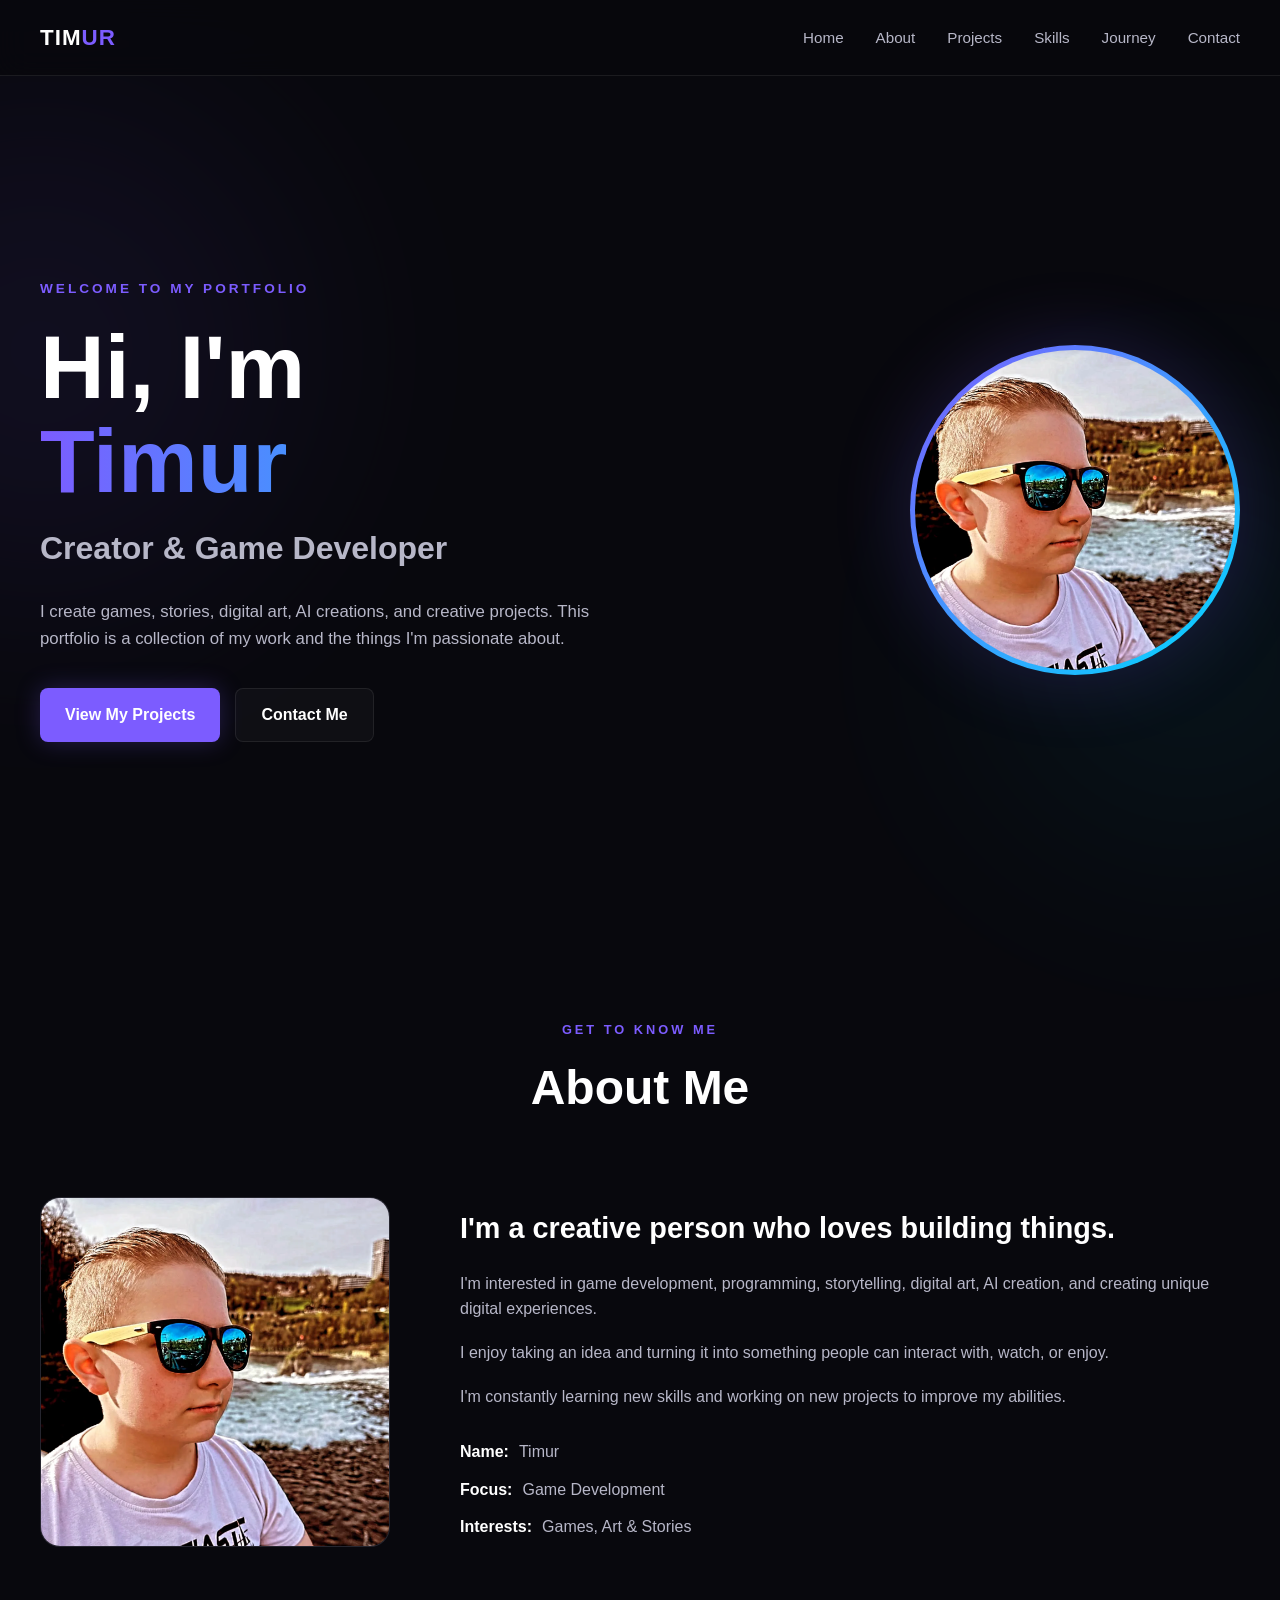
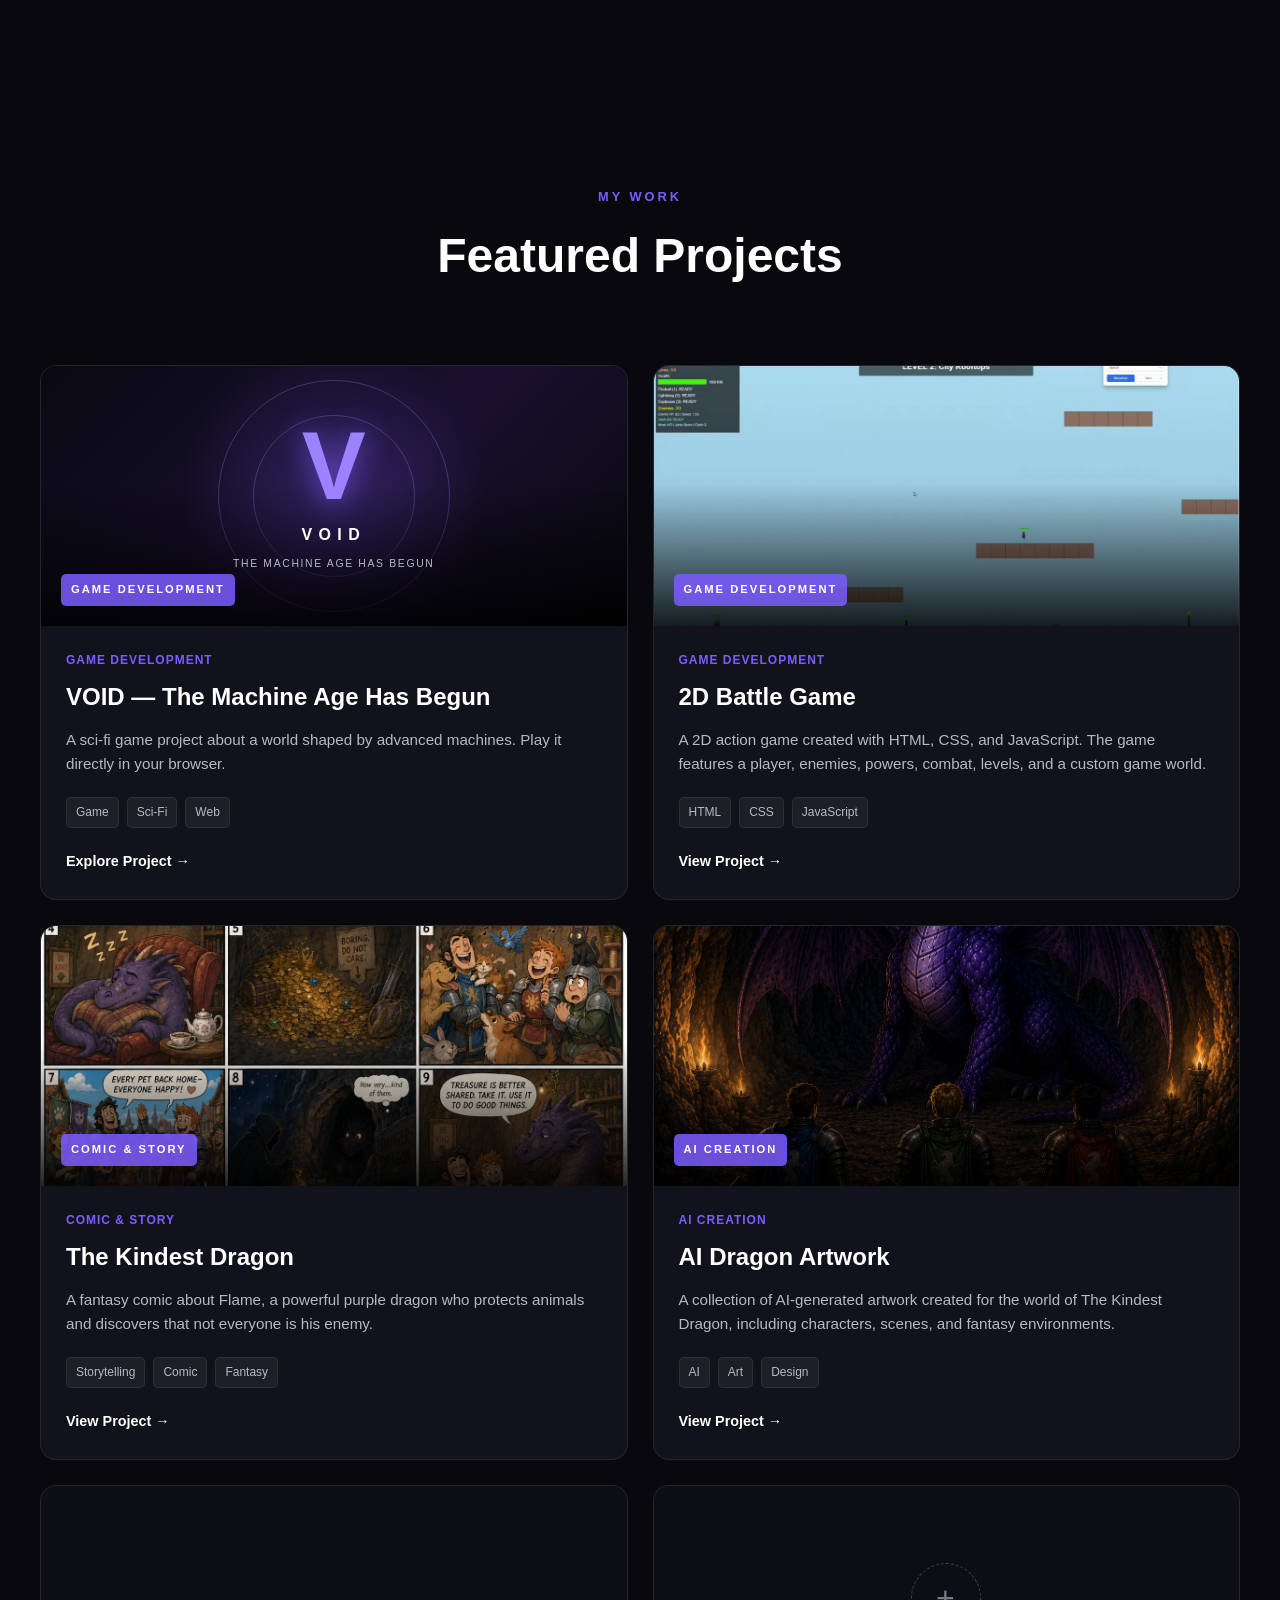
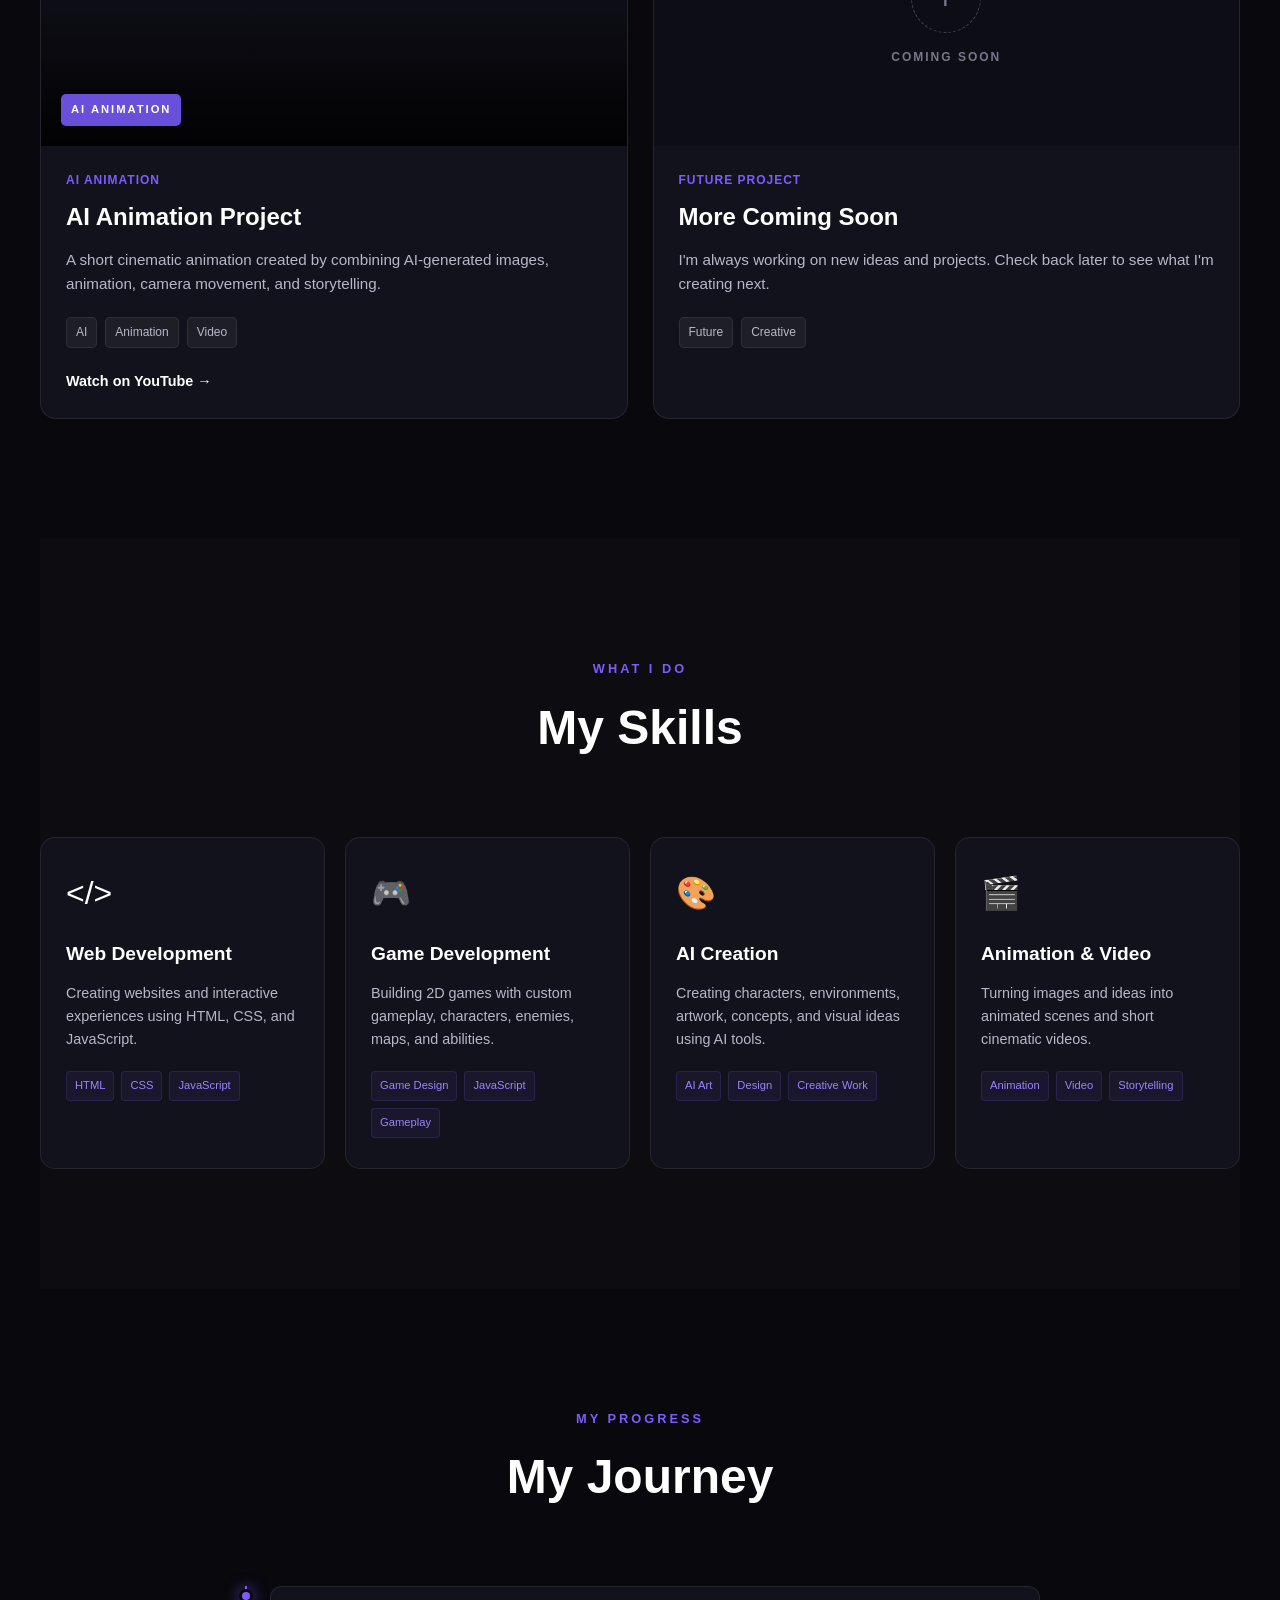
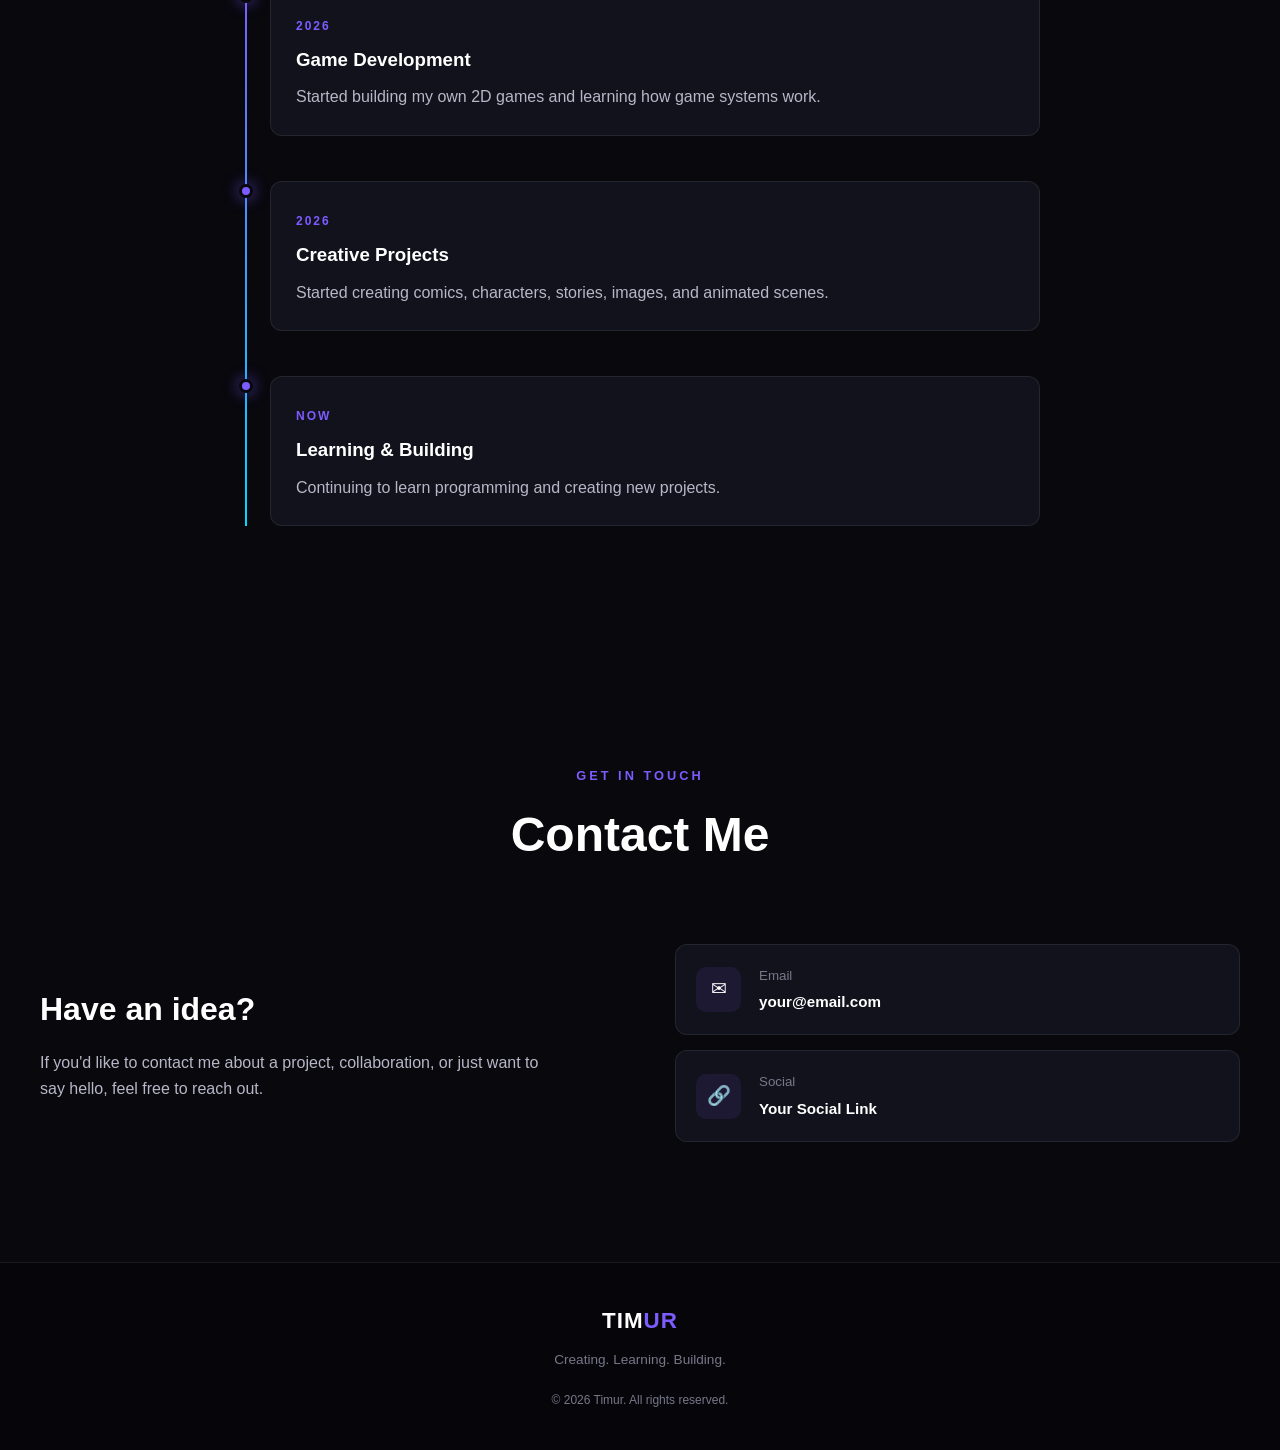
<file: index.html>
<!DOCTYPE html>
<html lang="en">

<head>
    <meta charset="UTF-8">

    <meta name="viewport" content="width=device-width, initial-scale=1.0">

    <title>Timur | Personal Portfolio</title>

    <meta
        name="description"
        content="Personal portfolio showcasing my game development, creative projects, AI creations, and digital work."
    >

    <link rel="stylesheet" href="style.css">
</head>


<body>

    <!-- =========================
         NAVIGATION
    ========================== -->

    <header class="header">

        <nav class="navbar">

            <a href="#home" class="logo">
                TIM<span>UR</span>
            </a>


            <ul class="nav-links">

                <li>
                    <a href="#home">Home</a>
                </li>

                <li>
                    <a href="#about">About</a>
                </li>

                <li>
                    <a href="#projects">Projects</a>
                </li>

                <li>
                    <a href="#skills">Skills</a>
                </li>

                <li>
                    <a href="#journey">Journey</a>
                </li>

                <li>
                    <a href="#contact">Contact</a>
                </li>

            </ul>


            <button
                class="menu-button"
                type="button"
                aria-expanded="false"
                aria-label="Open navigation menu"
            >
                ☰
            </button>

        </nav>

    </header>



    <main>


        <!-- =========================
             HOME / HERO
        ========================== -->

        <section id="home" class="hero">

            <div class="hero-content">

                <p class="hero-small-text">
                    WELCOME TO MY PORTFOLIO
                </p>


                <h1>
                    Hi, I'm
                    <span>Timur</span>
                </h1>


                <h2>
                    Creator & Game Developer
                </h2>


                <p class="hero-description">
                    I create games, stories, digital art, AI creations,
                    and creative projects. This portfolio is a collection
                    of my work and the things I'm passionate about.
                </p>


                <div class="hero-buttons">

                    <a
                        href="#projects"
                        class="button primary-button"
                    >
                        View My Projects
                    </a>


                    <a
                        href="#contact"
                        class="button secondary-button"
                    >
                        Contact Me
                    </a>

                </div>

            </div>


            <!-- Profile image will be added later -->

            <div class="hero-image">

                <div class="profile-circle">

                    <img
                        src="assets/profile.png"
                        alt="Profile picture"
                    >

                </div>

            </div>

        </section>



        <!-- =========================
             ABOUT
        ========================== -->

        <section id="about" class="about section">

            <div class="section-title">

                <p>
                    GET TO KNOW ME
                </p>

                <h2>
                    About Me
                </h2>

            </div>


            <div class="about-content">


                <!-- Profile image will be added later -->

                <div class="about-image">

                    <img
                        src="assets/profile.png"
                        alt="Picture of me"
                    >

                </div>


                <div class="about-text">

                    <h3>
                        I'm a creative person who loves building things.
                    </h3>


                    <p>
                        I'm interested in game development, programming,
                        storytelling, digital art, AI creation, and
                        creating unique digital experiences.
                    </p>


                    <p>
                        I enjoy taking an idea and turning it into
                        something people can interact with, watch,
                        or enjoy.
                    </p>


                    <p>
                        I'm constantly learning new skills and working
                        on new projects to improve my abilities.
                    </p>


                    <div class="about-info">


                        <div class="info-item">

                            <strong>
                                Name:
                            </strong>

                            <span>
                                Timur
                            </span>

                        </div>


                        <div class="info-item">

                            <strong>
                                Focus:
                            </strong>

                            <span>
                                Game Development
                            </span>

                        </div>


                        <div class="info-item">

                            <strong>
                                Interests:
                            </strong>

                            <span>
                                Games, Art & Stories
                            </span>

                        </div>


                    </div>

                </div>

            </div>

        </section>



        <!-- =========================
             PROJECTS
        ========================== -->

        <section id="projects" class="projects section">


            <div class="section-title">

                <p>
                    MY WORK
                </p>

                <h2>
                    Featured Projects
                </h2>

            </div>



            <div class="projects-grid">

                <!-- VOID GAME PROJECT -->
                <article class="project-card">
                    <div class="project-image">
                        <div class="void-thumbnail" role="img" aria-label="VOID game artwork">
                            <span class="void-symbol">V</span>
                            <span class="void-thumbnail-title">VOID</span>
                            <span class="void-thumbnail-subtitle">THE MACHINE AGE HAS BEGUN</span>
                        </div>
                        <div class="project-overlay"><span>GAME DEVELOPMENT</span></div>
                    </div>
                    <div class="project-content">
                        <p class="project-category">Game Development</p>
                        <h3>VOID — The Machine Age Has Begun</h3>
                        <p>A sci-fi game project about a world shaped by advanced machines. Play it directly in your browser.</p>
                        <div class="project-tags"><span>Game</span><span>Sci-Fi</span><span>Web</span></div>
                        <a href="void.html" class="project-link">Explore Project →</a>
                    </div>
                </article>




                <!-- =====================
                     PROJECT 1
                ====================== -->

                <article class="project-card">


                    <div class="project-image">

                        <img
                            src="assets/game.png"
                            alt="2D Battle Game"
                        >


                        <div class="project-overlay">

                            <span>
                                GAME DEVELOPMENT
                            </span>

                        </div>

                    </div>


                    <div class="project-content">

                        <p class="project-category">
                            Game Development
                        </p>


                        <h3>
                            2D Battle Game
                        </h3>


                        <p>
                            A 2D action game created with HTML, CSS,
                            and JavaScript. The game features a player,
                            enemies, powers, combat, levels, and a
                            custom game world.
                        </p>


                        <div class="project-tags">

                            <span>
                                HTML
                            </span>

                            <span>
                                CSS
                            </span>

                            <span>
                                JavaScript
                            </span>

                        </div>


                        <a
                            href="game.html"
                            class="project-link"
                        >
                            View Project →
                        </a>

                    </div>

                </article>



                <!-- =====================
                     PROJECT 2
                ====================== -->

                <article class="project-card">


                    <div class="project-image">

                        <img
                            src="assets/dragon-comicbook.png"
                            alt="The Kindest Dragon comic book"
                        >


                        <div class="project-overlay">

                            <span>
                                COMIC & STORY
                            </span>

                        </div>

                    </div>


                    <div class="project-content">

                        <p class="project-category">
                            Comic & Story
                        </p>


                        <h3>
                            The Kindest Dragon
                        </h3>


                        <p>
                            A fantasy comic about Flame, a powerful
                            purple dragon who protects animals and
                            discovers that not everyone is his enemy.
                        </p>


                        <div class="project-tags">

                            <span>
                                Storytelling
                            </span>

                            <span>
                                Comic
                            </span>

                            <span>
                                Fantasy
                            </span>

                        </div>


                        <a
                            href="dragon.html"
                            class="project-link"
                        >
                            View Project →
                        </a>

                    </div>

                </article>



                <!-- =====================
                     PROJECT 3
                ====================== -->

                <article class="project-card">


                    <div class="project-image">

                        <!--
                            Replace this filename with the
                            actual Dragon poster you want to use.
                        -->

                        <img
                            src="assets/dragon-poster.png"
                            alt="AI generated Dragon artwork"
                        >


                        <div class="project-overlay">

                            <span>
                                AI CREATION
                            </span>

                        </div>

                    </div>


                    <div class="project-content">

                        <p class="project-category">
                            AI Creation
                        </p>


                        <h3>
                            AI Dragon Artwork
                        </h3>


                        <p>
                            A collection of AI-generated artwork
                            created for the world of The Kindest
                            Dragon, including characters, scenes,
                            and fantasy environments.
                        </p>


                        <div class="project-tags">

                            <span>
                                AI
                            </span>

                            <span>
                                Art
                            </span>

                            <span>
                                Design
                            </span>

                        </div>


                        <a
                            href="ai-art.html"
                            class="project-link"
                        >
                            View Project →
                        </a>

                    </div>

                </article>



                <!-- =====================
                     PROJECT 4
                ====================== -->

                <article class="project-card">


                    <div class="project-image">


                        <video
                            class="project-video"
                            autoplay
                            muted
                            loop
                            playsinline
                            preload="metadata"
                        >

                            <source
                                src="assets/YOUR_AI_VIDEO.mp4"
                                type="video/mp4"
                            >

                            Your browser does not support
                            the video element.

                        </video>


                        <div class="project-overlay">

                            <span>
                                AI ANIMATION
                            </span>

                        </div>

                    </div>


                    <div class="project-content">

                        <p class="project-category">
                            AI Animation
                        </p>


                        <h3>
                            AI Animation Project
                        </h3>


                        <p>
                            A short cinematic animation created by
                            combining AI-generated images, animation,
                            camera movement, and storytelling.
                        </p>


                        <div class="project-tags">

                            <span>
                                AI
                            </span>

                            <span>
                                Animation
                            </span>

                            <span>
                                Video
                            </span>

                        </div>


                        <a
                            href="https://www.youtube.com/"
                            class="project-link"
                            target="_blank"
                            rel="noopener noreferrer"
                        >
                            Watch on YouTube →
                        </a>

                    </div>

                </article>



                <!-- =====================
                     PROJECT 5
                ====================== -->

                <article class="project-card project-coming-soon">


                    <div class="project-image">

                        <div class="coming-soon-content">

                            <span class="coming-soon-icon">
                                +
                            </span>

                            <span>
                                COMING SOON
                            </span>

                        </div>

                    </div>


                    <div class="project-content">

                        <p class="project-category">
                            Future Project
                        </p>


                        <h3>
                            More Coming Soon
                        </h3>


                        <p>
                            I'm always working on new ideas and
                            projects. Check back later to see what
                            I'm creating next.
                        </p>


                        <div class="project-tags">

                            <span>
                                Future
                            </span>

                            <span>
                                Creative
                            </span>

                        </div>

                    </div>

                </article>


            </div>

        </section>



        <!-- =========================
             SKILLS
        ========================== -->

        <section id="skills" class="skills section">


            <div class="section-title">

                <p>
                    WHAT I DO
                </p>

                <h2>
                    My Skills
                </h2>

            </div>



            <div class="skills-grid">


                <!-- Web Development -->

                <div class="skill-card">

                    <div class="skill-icon">
                        &lt;/&gt;
                    </div>


                    <h3>
                        Web Development
                    </h3>


                    <p>
                        Creating websites and interactive
                        experiences using HTML, CSS, and JavaScript.
                    </p>


                    <div class="skill-list">

                        <span>
                            HTML
                        </span>

                        <span>
                            CSS
                        </span>

                        <span>
                            JavaScript
                        </span>

                    </div>

                </div>



                <!-- Game Development -->

                <div class="skill-card">

                    <div class="skill-icon">
                        🎮
                    </div>


                    <h3>
                        Game Development
                    </h3>


                    <p>
                        Building 2D games with custom gameplay,
                        characters, enemies, maps, and abilities.
                    </p>


                    <div class="skill-list">

                        <span>
                            Game Design
                        </span>

                        <span>
                            JavaScript
                        </span>

                        <span>
                            Gameplay
                        </span>

                    </div>

                </div>



                <!-- AI Creation -->

                <div class="skill-card">

                    <div class="skill-icon">
                        🎨
                    </div>


                    <h3>
                        AI Creation
                    </h3>


                    <p>
                        Creating characters, environments, artwork,
                        concepts, and visual ideas using AI tools.
                    </p>


                    <div class="skill-list">

                        <span>
                            AI Art
                        </span>

                        <span>
                            Design
                        </span>

                        <span>
                            Creative Work
                        </span>

                    </div>

                </div>



                <!-- Animation -->

                <div class="skill-card">

                    <div class="skill-icon">
                        🎬
                    </div>


                    <h3>
                        Animation & Video
                    </h3>


                    <p>
                        Turning images and ideas into animated
                        scenes and short cinematic videos.
                    </p>


                    <div class="skill-list">

                        <span>
                            Animation
                        </span>

                        <span>
                            Video
                        </span>

                        <span>
                            Storytelling
                        </span>

                    </div>

                </div>


            </div>

        </section>



        <!-- =========================
             JOURNEY
        ========================== -->

        <section id="journey" class="journey section">


            <div class="section-title">

                <p>
                    MY PROGRESS
                </p>

                <h2>
                    My Journey
                </h2>

            </div>



            <div class="timeline">


                <div class="timeline-item">

                    <div class="timeline-dot"></div>


                    <div class="timeline-content">

                        <span class="timeline-date">
                            2026
                        </span>


                        <h3>
                            Game Development
                        </h3>


                        <p>
                            Started building my own 2D games and
                            learning how game systems work.
                        </p>

                    </div>

                </div>



                <div class="timeline-item">

                    <div class="timeline-dot"></div>


                    <div class="timeline-content">

                        <span class="timeline-date">
                            2026
                        </span>


                        <h3>
                            Creative Projects
                        </h3>


                        <p>
                            Started creating comics, characters,
                            stories, images, and animated scenes.
                        </p>

                    </div>

                </div>



                <div class="timeline-item">

                    <div class="timeline-dot"></div>


                    <div class="timeline-content">

                        <span class="timeline-date">
                            NOW
                        </span>


                        <h3>
                            Learning & Building
                        </h3>


                        <p>
                            Continuing to learn programming and
                            creating new projects.
                        </p>

                    </div>

                </div>


            </div>

        </section>



        <!-- =========================
             CONTACT
        ========================== -->

        <section id="contact" class="contact section">


            <div class="section-title">

                <p>
                    GET IN TOUCH
                </p>

                <h2>
                    Contact Me
                </h2>

            </div>



            <div class="contact-content">


                <div class="contact-text">

                    <h3>
                        Have an idea?
                    </h3>


                    <p>
                        If you'd like to contact me about a project,
                        collaboration, or just want to say hello,
                        feel free to reach out.
                    </p>

                </div>



                <div class="contact-info">


                    <a
                        href="mailto:your@email.com"
                        class="contact-card"
                    >

                        <span class="contact-icon">
                            ✉
                        </span>


                        <div>

                            <small>
                                Email
                            </small>

                            <strong>
                                your@email.com
                            </strong>

                        </div>

                    </a>



                    <a
                        href="#"
                        class="contact-card"
                    >

                        <span class="contact-icon">
                            🔗
                        </span>


                        <div>

                            <small>
                                Social
                            </small>

                            <strong>
                                Your Social Link
                            </strong>

                        </div>

                    </a>


                </div>

            </div>

        </section>


    </main>



    <!-- =========================
         FOOTER
    ========================== -->

    <footer class="footer">

        <div class="footer-content">


            <a
                href="#home"
                class="logo"
            >
                TIM<span>UR</span>
            </a>


            <p>
                Creating. Learning. Building.
            </p>


            <p class="copyright">
                © 2026 Timur. All rights reserved.
            </p>


        </div>

    </footer>



    <!-- =========================
         JAVASCRIPT
    ========================== -->

    <script src="script.js"></script>

</body>

</html>
</file>
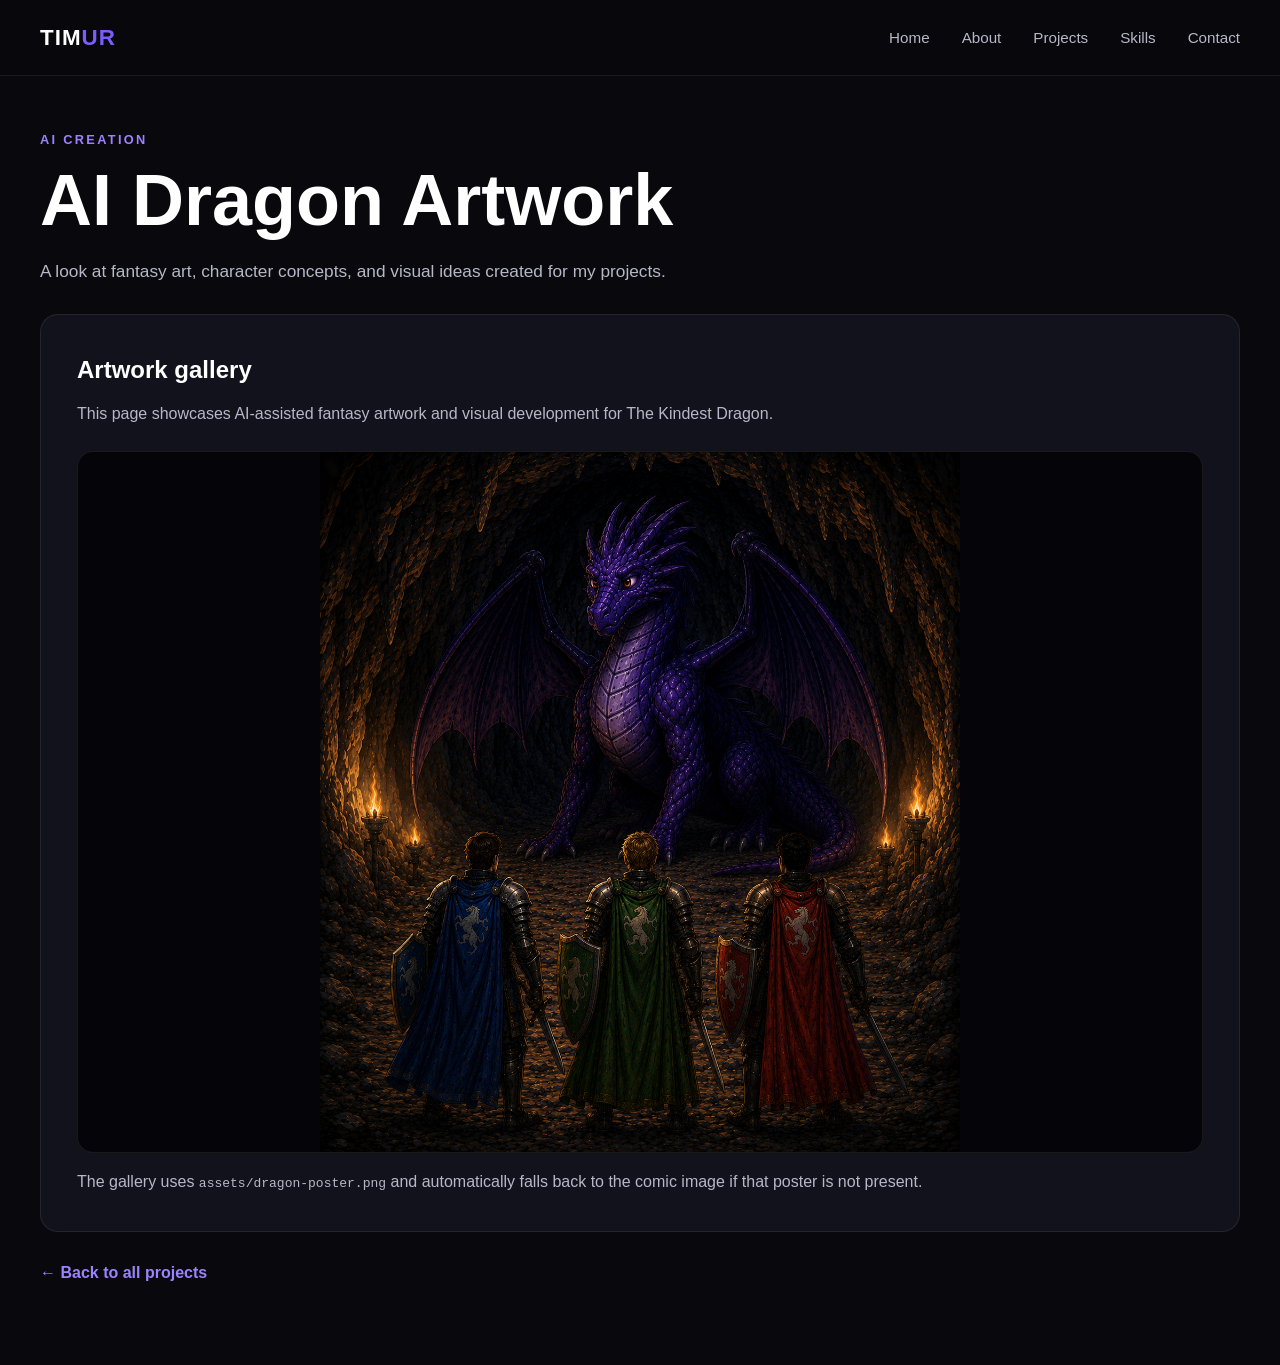
<file: ai-art.html>
<!DOCTYPE html>
<html lang="en">
<head>
  <meta charset="UTF-8">
  <meta name="viewport" content="width=device-width, initial-scale=1.0">
  <meta name="description" content="A look at fantasy art, character concepts, and visual ideas created for my projects.">
  <title>AI Dragon Artwork | Timur Portfolio</title>
  <link rel="stylesheet" href="style.css">
</head>
<body>
  <header class="header">
    <nav class="navbar">
      <a href="index.html#home" class="logo">TIM<span>UR</span></a>
      <ul class="nav-links">
        <li><a href="index.html#home">Home</a></li>
        <li><a href="index.html#about">About</a></li>
        <li><a href="index.html#projects">Projects</a></li>
        <li><a href="index.html#skills">Skills</a></li>
        <li><a href="index.html#contact">Contact</a></li>
      </ul>
      <button class="menu-button" type="button" aria-expanded="false" aria-label="Open navigation menu">☰</button>
    </nav>
  </header>
  <main class="detail-page"><div class="detail-container">
    <p class="detail-kicker">AI Creation</p><h1 class="detail-title">AI Dragon Artwork</h1>
    <p class="detail-lead">A look at fantasy art, character concepts, and visual ideas created for my projects.</p>
    <section class="detail-panel"><h2>Artwork gallery</h2>
      <p>This page showcases AI-assisted fantasy artwork and visual development for The Kindest Dragon.</p>
      <img class="detail-media" src="assets/dragon-poster.png" alt="AI Dragon artwork" onerror="this.onerror=null;this.src='assets/dragon-comicbook.png';">
      <p style="margin-top:16px">The gallery uses <code>assets/dragon-poster.png</code> and automatically falls back to the comic image if that poster is not present.</p>
    </section>
    <a class="detail-back" href="index.html#projects">← Back to all projects</a>
  </div></main>
  <script src="script.js"></script>
</body>
</html>
</file>
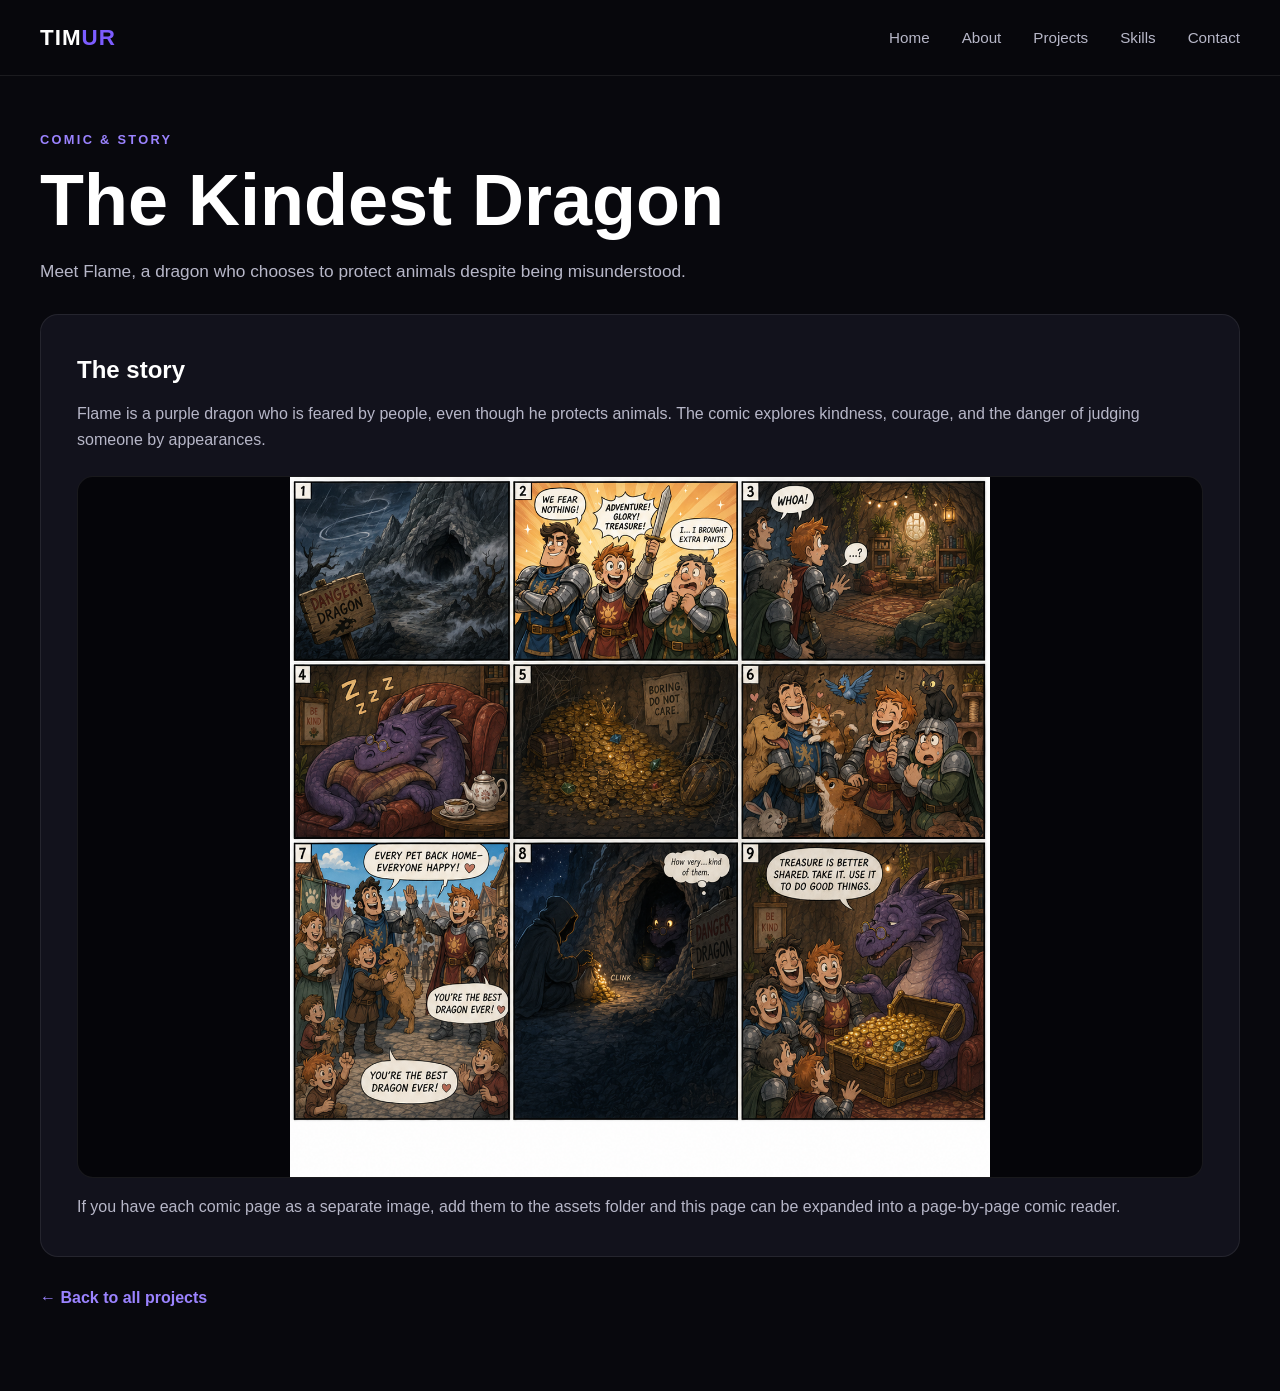
<file: dragon.html>
<!DOCTYPE html>
<html lang="en">
<head>
  <meta charset="UTF-8">
  <meta name="viewport" content="width=device-width, initial-scale=1.0">
  <meta name="description" content="Meet Flame, a dragon who chooses to protect animals despite being misunderstood.">
  <title>The Kindest Dragon | Timur Portfolio</title>
  <link rel="stylesheet" href="style.css">
</head>
<body>
  <header class="header">
    <nav class="navbar">
      <a href="index.html#home" class="logo">TIM<span>UR</span></a>
      <ul class="nav-links">
        <li><a href="index.html#home">Home</a></li>
        <li><a href="index.html#about">About</a></li>
        <li><a href="index.html#projects">Projects</a></li>
        <li><a href="index.html#skills">Skills</a></li>
        <li><a href="index.html#contact">Contact</a></li>
      </ul>
      <button class="menu-button" type="button" aria-expanded="false" aria-label="Open navigation menu">☰</button>
    </nav>
  </header>
  <main class="detail-page"><div class="detail-container">
    <p class="detail-kicker">Comic & Story</p><h1 class="detail-title">The Kindest Dragon</h1>
    <p class="detail-lead">Meet Flame, a dragon who chooses to protect animals despite being misunderstood.</p>
    <section class="detail-panel"><h2>The story</h2>
      <p>Flame is a purple dragon who is feared by people, even though he protects animals. The comic explores kindness, courage, and the danger of judging someone by appearances.</p>
      <img class="detail-media" src="assets/dragon-comicbook.png" alt="The Kindest Dragon comic artwork">
      <p style="margin-top:16px">If you have each comic page as a separate image, add them to the assets folder and this page can be expanded into a page-by-page comic reader.</p>
    </section>
    <a class="detail-back" href="index.html#projects">← Back to all projects</a>
  </div></main>
  <script src="script.js"></script>
</body>
</html>
</file>
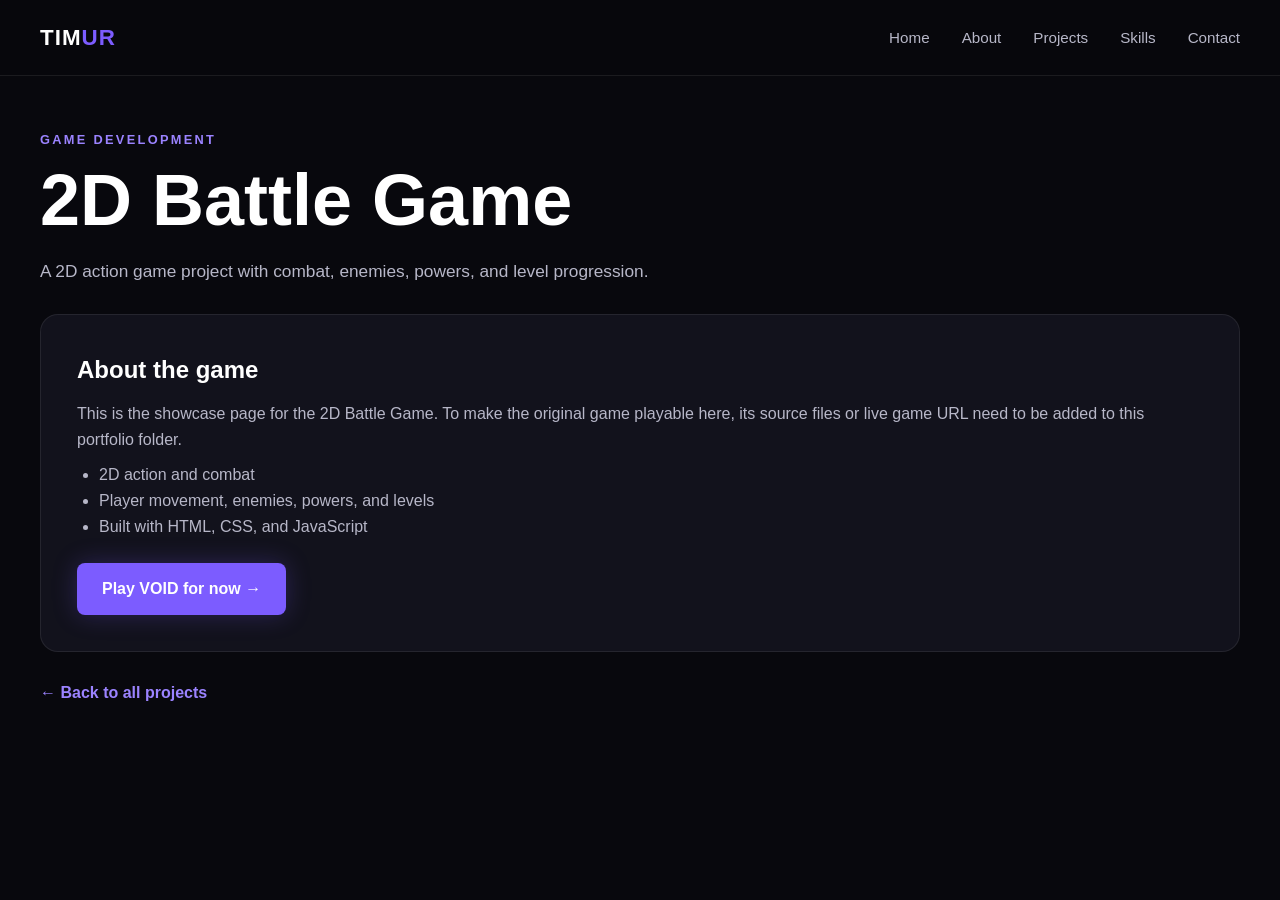
<file: game.html>
<!DOCTYPE html>
<html lang="en">
<head>
  <meta charset="UTF-8">
  <meta name="viewport" content="width=device-width, initial-scale=1.0">
  <meta name="description" content="A 2D action game project with combat, enemies, powers, and level progression.">
  <title>2D Battle Game | Timur Portfolio</title>
  <link rel="stylesheet" href="style.css">
</head>
<body>
  <header class="header">
    <nav class="navbar">
      <a href="index.html#home" class="logo">TIM<span>UR</span></a>
      <ul class="nav-links">
        <li><a href="index.html#home">Home</a></li>
        <li><a href="index.html#about">About</a></li>
        <li><a href="index.html#projects">Projects</a></li>
        <li><a href="index.html#skills">Skills</a></li>
        <li><a href="index.html#contact">Contact</a></li>
      </ul>
      <button class="menu-button" type="button" aria-expanded="false" aria-label="Open navigation menu">☰</button>
    </nav>
  </header>
  <main class="detail-page"><div class="detail-container">
    <p class="detail-kicker">Game Development</p><h1 class="detail-title">2D Battle Game</h1>
    <p class="detail-lead">A 2D action game project with combat, enemies, powers, and level progression.</p>
    <section class="detail-panel"><h2>About the game</h2>
      <p>This is the showcase page for the 2D Battle Game. To make the original game playable here, its source files or live game URL need to be added to this portfolio folder.</p>
      <ul><li>2D action and combat</li><li>Player movement, enemies, powers, and levels</li><li>Built with HTML, CSS, and JavaScript</li></ul>
      <div class="detail-actions"><a class="button primary-button" href="https://timur602.github.io/Void-game/" target="_blank" rel="noopener noreferrer">Play VOID for now →</a></div>
    </section>
    <a class="detail-back" href="index.html#projects">← Back to all projects</a>
  </div></main>
  <script src="script.js"></script>
</body>
</html>
</file>
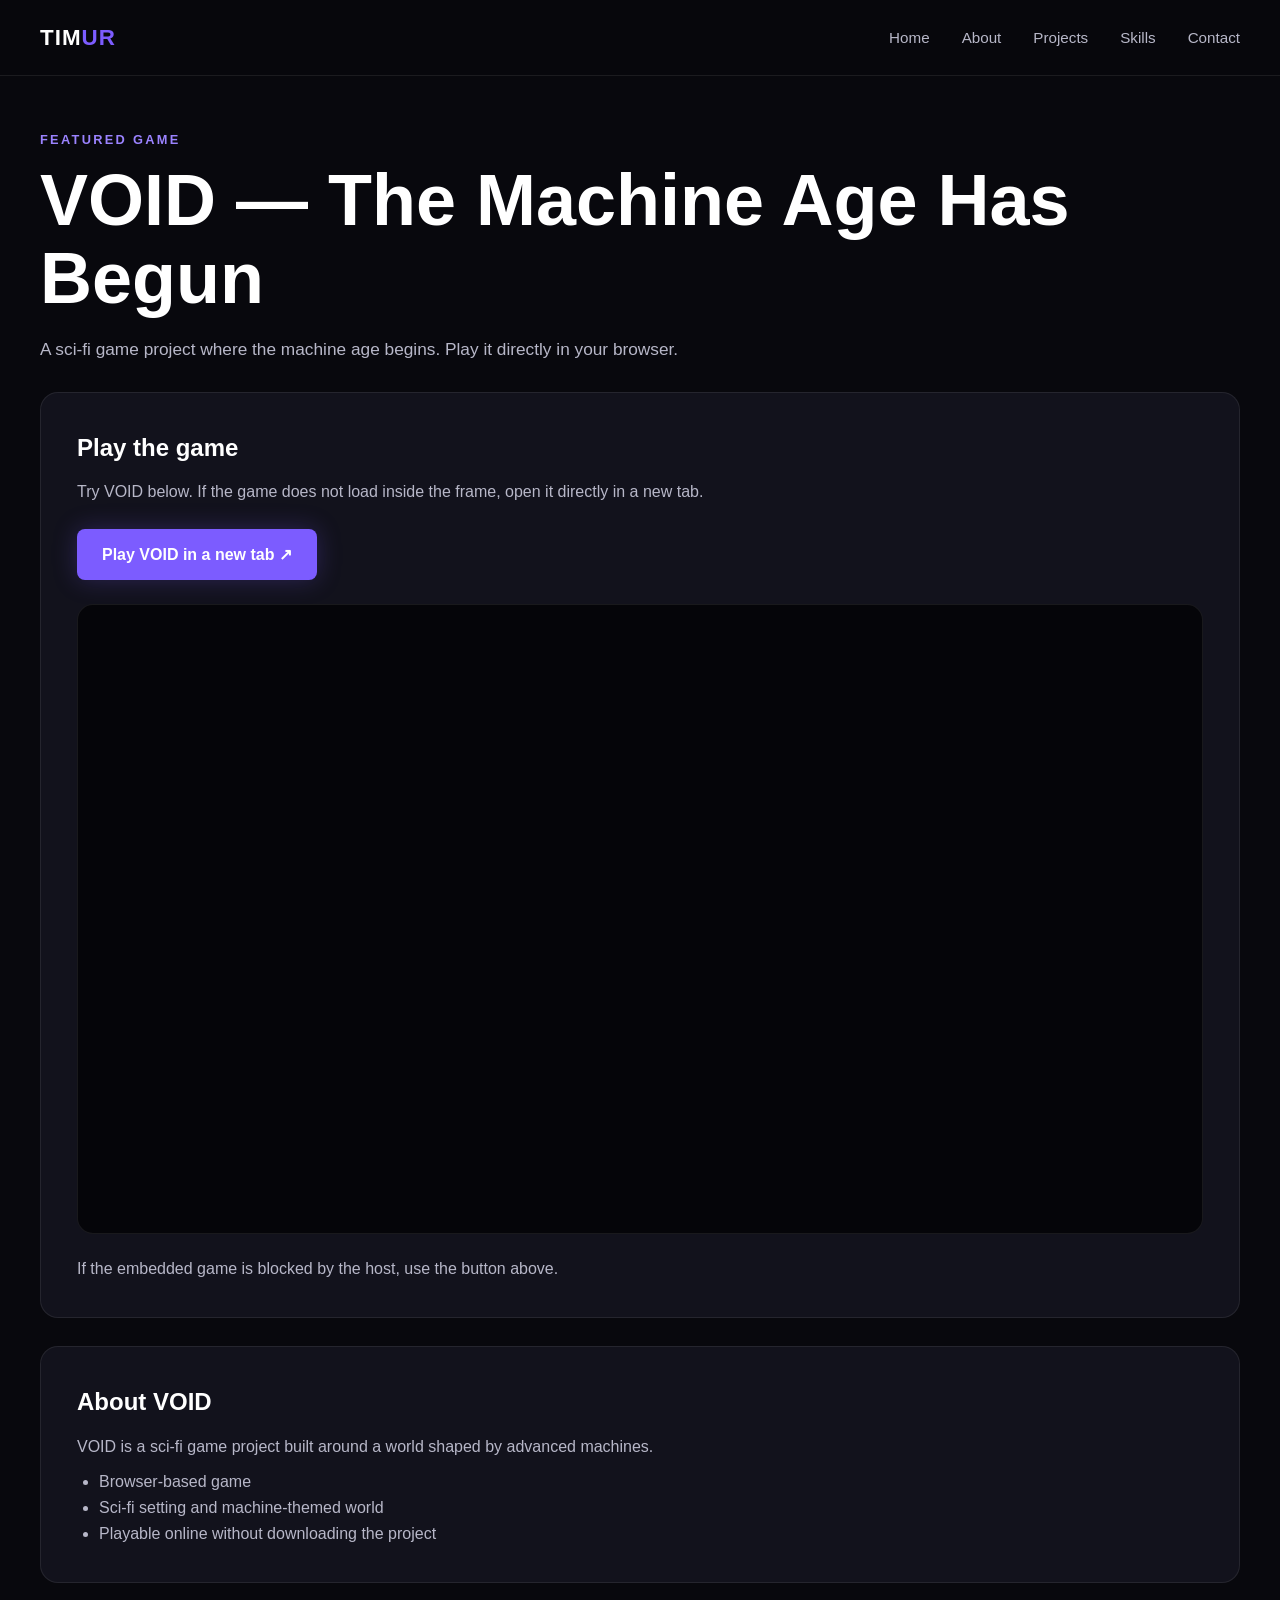
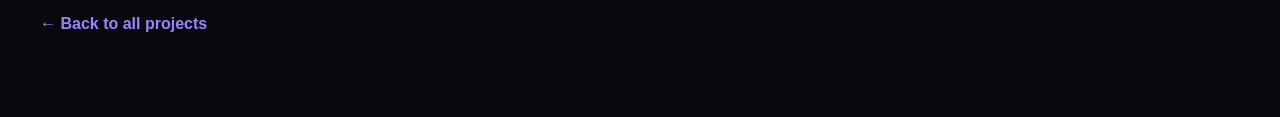
<file: void.html>
<!DOCTYPE html>
<html lang="en">
<head>
  <meta charset="UTF-8">
  <meta name="viewport" content="width=device-width, initial-scale=1.0">
  <meta name="description" content="A sci-fi game project where the machine age begins. Play it directly in your browser.">
  <title>VOID — The Machine Age Has Begun | Timur Portfolio</title>
  <link rel="stylesheet" href="style.css">
</head>
<body>
  <header class="header">
    <nav class="navbar">
      <a href="index.html#home" class="logo">TIM<span>UR</span></a>
      <ul class="nav-links">
        <li><a href="index.html#home">Home</a></li>
        <li><a href="index.html#about">About</a></li>
        <li><a href="index.html#projects">Projects</a></li>
        <li><a href="index.html#skills">Skills</a></li>
        <li><a href="index.html#contact">Contact</a></li>
      </ul>
      <button class="menu-button" type="button" aria-expanded="false" aria-label="Open navigation menu">☰</button>
    </nav>
  </header>
  <main class="detail-page"><div class="detail-container">
    <p class="detail-kicker">Featured Game</p><h1 class="detail-title">VOID — The Machine Age Has Begun</h1>
    <p class="detail-lead">A sci-fi game project where the machine age begins. Play it directly in your browser.</p>
    <section class="detail-panel">
      <h2>Play the game</h2>
      <p>Try VOID below. If the game does not load inside the frame, open it directly in a new tab.</p>
      <div class="detail-actions"><a class="button primary-button" href="https://timur602.github.io/Void-game/" target="_blank" rel="noopener noreferrer">Play VOID in a new tab ↗</a></div>
      <iframe class="game-embed" src="https://timur602.github.io/Void-game/" title="Play VOID — The Machine Age Has Begun" loading="lazy" allow="fullscreen" referrerpolicy="strict-origin-when-cross-origin"></iframe>
      <p style="margin-top:14px">If the embedded game is blocked by the host, use the button above.</p>
    </section>
    <section class="detail-panel"><h2>About VOID</h2>
      <p>VOID is a sci-fi game project built around a world shaped by advanced machines.</p>
      <ul><li>Browser-based game</li><li>Sci-fi setting and machine-themed world</li><li>Playable online without downloading the project</li></ul>
    </section>
    <a class="detail-back" href="index.html#projects">← Back to all projects</a>
  </div></main>
  <script src="script.js"></script>
</body>
</html>
</file>
<file: style.css>
/* =========================================
   GLOBAL
========================================= */

* {
    margin: 0;
    padding: 0;
    box-sizing: border-box;
}

html {
    scroll-behavior: smooth;
}

body {
    font-family: Arial, Helvetica, sans-serif;
    background: #08080d;
    color: #ffffff;
    line-height: 1.6;
    overflow-x: hidden;
}

a {
    text-decoration: none;
    color: inherit;
}

img,
video {
    display: block;
    max-width: 100%;
}

button {
    font: inherit;
}


/* =========================================
   VARIABLES
========================================= */

:root {
    --background: #08080d;
    --background-light: #101018;
    --card: #12121c;
    --card-hover: #181825;

    --text: #ffffff;
    --text-light: #b7b7c8;
    --text-dark: #77778a;

    --primary: #7c5cff;
    --primary-light: #9b83ff;
    --secondary: #00d9ff;

    --border: rgba(255, 255, 255, 0.08);

    --max-width: 1200px;

    --transition: 0.3s ease;
}


/* =========================================
   SCROLLBAR
========================================= */

::-webkit-scrollbar {
    width: 8px;
}

::-webkit-scrollbar-track {
    background: #08080d;
}

::-webkit-scrollbar-thumb {
    background: #343447;
    border-radius: 10px;
}

::-webkit-scrollbar-thumb:hover {
    background: var(--primary);
}


/* =========================================
   SELECTION
========================================= */

::selection {
    background: var(--primary);
    color: white;
}


/* =========================================
   HEADER
========================================= */

.header {
    position: fixed;
    top: 0;
    left: 0;

    width: 100%;

    z-index: 1000;

    background: rgba(8, 8, 13, 0.8);

    backdrop-filter: blur(15px);

    border-bottom: 1px solid var(--border);
}

.navbar {
    width: min(100% - 40px, var(--max-width));

    margin: auto;

    height: 75px;

    display: flex;
    align-items: center;
    justify-content: space-between;
}


/* =========================================
   LOGO
========================================= */

.logo {
    font-size: 1.4rem;

    font-weight: 800;

    letter-spacing: 1px;

    color: white;
}

.logo span {
    color: var(--primary);
}


/* =========================================
   NAVIGATION
========================================= */

.nav-links {
    display: flex;

    list-style: none;

    gap: 32px;
}

.nav-links a {
    position: relative;

    color: var(--text-light);

    font-size: 0.95rem;

    transition: var(--transition);
}

.nav-links a::after {
    content: "";

    position: absolute;

    left: 0;
    bottom: -7px;

    width: 0;
    height: 2px;

    background: var(--primary);

    transition: var(--transition);
}

.nav-links a:hover {
    color: white;
}

.nav-links a:hover::after {
    width: 100%;
}


/* =========================================
   MOBILE MENU BUTTON
========================================= */

.menu-button {
    display: none;

    background: none;

    border: none;

    color: white;

    font-size: 1.6rem;

    cursor: pointer;
}


/* =========================================
   SECTIONS
========================================= */

.section {
    width: min(100% - 40px, var(--max-width));

    margin: auto;

    padding: 120px 0;
}

.section-title {
    text-align: center;

    margin-bottom: 70px;
}

.section-title p {
    color: var(--primary);

    font-size: 0.8rem;

    font-weight: 700;

    letter-spacing: 3px;

    margin-bottom: 10px;
}

.section-title h2 {
    font-size: clamp(2rem, 5vw, 3rem);

    font-weight: 800;
}


/* =========================================
   HERO
========================================= */

.hero {
    position: relative;

    min-height: 100vh;

    width: min(100% - 40px, var(--max-width));

    margin: auto;

    padding-top: 120px;

    display: flex;

    align-items: center;

    justify-content: space-between;

    gap: 70px;
}


/* Decorative glow */

.hero::before {
    content: "";

    position: absolute;

    width: 500px;
    height: 500px;

    left: -250px;
    top: 100px;

    background: var(--primary);

    opacity: 0.08;

    filter: blur(120px);

    border-radius: 50%;

    pointer-events: none;
}

.hero::after {
    content: "";

    position: absolute;

    width: 400px;
    height: 400px;

    right: -150px;
    bottom: 50px;

    background: var(--secondary);

    opacity: 0.06;

    filter: blur(120px);

    border-radius: 50%;

    pointer-events: none;
}


/* =========================================
   HERO CONTENT
========================================= */

.hero-content {
    position: relative;

    z-index: 2;

    max-width: 680px;
}

.hero-small-text {
    color: var(--primary);

    font-size: 0.85rem;

    font-weight: 700;

    letter-spacing: 3px;

    margin-bottom: 20px;
}

.hero h1 {
    font-size: clamp(3rem, 7vw, 6rem);

    line-height: 1.05;

    font-weight: 900;

    margin-bottom: 15px;
}

.hero h1 span {
    display: block;

    background: linear-gradient(
        90deg,
        var(--primary),
        var(--secondary)
    );

    -webkit-background-clip: text;
    background-clip: text;

    -webkit-text-fill-color: transparent;
}

.hero h2 {
    color: var(--text-light);

    font-size: clamp(1.3rem, 3vw, 2rem);

    margin-bottom: 25px;
}

.hero-description {
    max-width: 600px;

    color: var(--text-light);

    font-size: 1.05rem;

    margin-bottom: 35px;
}


/* =========================================
   HERO BUTTONS
========================================= */

.hero-buttons {
    display: flex;

    gap: 15px;

    flex-wrap: wrap;
}

.button {
    display: inline-flex;

    align-items: center;
    justify-content: center;

    padding: 13px 25px;

    border-radius: 8px;

    font-weight: 700;

    transition: var(--transition);
}

.primary-button {
    background: var(--primary);

    color: white;

    box-shadow:
        0 0 25px rgba(124, 92, 255, 0.25);
}

.primary-button:hover {
    background: var(--primary-light);

    transform: translateY(-3px);

    box-shadow:
        0 10px 30px rgba(124, 92, 255, 0.3);
}

.secondary-button {
    border: 1px solid var(--border);

    color: white;

    background: rgba(255, 255, 255, 0.03);
}

.secondary-button:hover {
    border-color: var(--primary);

    background: rgba(124, 92, 255, 0.1);

    transform: translateY(-3px);
}


/* =========================================
   PROFILE IMAGE
========================================= */

.hero-image {
    position: relative;

    z-index: 2;

    flex-shrink: 0;
}

.profile-circle {
    width: 330px;
    height: 330px;

    border-radius: 50%;

    padding: 5px;

    background:
        linear-gradient(
            135deg,
            var(--primary),
            var(--secondary)
        );

    box-shadow:
        0 0 80px rgba(124, 92, 255, 0.2);
}

.profile-circle img {
    width: 100%;
    height: 100%;

    object-fit: cover;

    border-radius: 50%;

    background: #111118;
}


/* =========================================
   ABOUT
========================================= */

.about-content {
    display: grid;

    grid-template-columns: 350px 1fr;

    gap: 70px;

    align-items: center;
}

.about-image {
    width: 100%;

    aspect-ratio: 1 / 1;

    border-radius: 20px;

    overflow: hidden;

    border: 1px solid var(--border);

    background: var(--card);
}

.about-image img {
    width: 100%;
    height: 100%;

    object-fit: cover;
}

.about-text h3 {
    font-size: 1.8rem;

    margin-bottom: 20px;
}

.about-text p {
    color: var(--text-light);

    margin-bottom: 18px;
}

.about-info {
    margin-top: 30px;

    display: flex;

    flex-direction: column;

    gap: 12px;
}

.info-item {
    display: flex;

    gap: 10px;
}

.info-item strong {
    color: white;
}

.info-item span {
    color: var(--text-light);
}


/* =========================================
   PROJECTS
========================================= */

.projects {
    position: relative;
}

.projects-grid {
    display: grid;

    grid-template-columns: repeat(2, 1fr);

    gap: 25px;
}


/* =========================================
   PROJECT CARD
========================================= */

.project-card {
    background: var(--card);

    border: 1px solid var(--border);

    border-radius: 16px;

    overflow: hidden;

    transition: var(--transition);
}

.project-card:hover {
    transform: translateY(-8px);

    background: var(--card-hover);

    border-color: rgba(124, 92, 255, 0.4);

    box-shadow:
        0 20px 50px rgba(0, 0, 0, 0.3);
}


/* =========================================
   PROJECT IMAGE
========================================= */

.project-image {
    position: relative;

    height: 260px;

    overflow: hidden;

    background: #0d0d15;
}

.project-image img,
.project-image video {
    width: 100%;
    height: 100%;

    object-fit: cover;

    transition: transform 0.5s ease;
}

.project-card:hover .project-image img,
.project-card:hover .project-image video {
    transform: scale(1.06);
}


/* =========================================
   PROJECT OVERLAY
========================================= */

.project-overlay {
    position: absolute;

    inset: 0;

    display: flex;

    align-items: flex-end;

    padding: 20px;

    background:
        linear-gradient(
            transparent 45%,
            rgba(0, 0, 0, 0.85)
        );

    pointer-events: none;
}

.project-overlay span {
    font-size: 0.7rem;

    font-weight: 800;

    letter-spacing: 2px;

    color: white;

    background: rgba(124, 92, 255, 0.85);

    padding: 7px 10px;

    border-radius: 5px;
}


/* =========================================
   PROJECT CONTENT
========================================= */

.project-content {
    padding: 25px;
}

.project-category {
    color: var(--primary);

    font-size: 0.75rem;

    font-weight: 700;

    letter-spacing: 1px;

    text-transform: uppercase;

    margin-bottom: 8px;
}

.project-content h3 {
    font-size: 1.5rem;

    margin-bottom: 12px;
}

.project-content > p:not(.project-category) {
    color: var(--text-light);

    font-size: 0.95rem;

    margin-bottom: 20px;
}


/* =========================================
   PROJECT TAGS
========================================= */

.project-tags {
    display: flex;

    flex-wrap: wrap;

    gap: 8px;

    margin-bottom: 20px;
}

.project-tags span {
    background: rgba(255, 255, 255, 0.05);

    border: 1px solid var(--border);

    color: var(--text-light);

    font-size: 0.75rem;

    padding: 5px 9px;

    border-radius: 5px;
}


/* =========================================
   PROJECT LINK
========================================= */

.project-link {
    color: white;

    font-weight: 700;

    font-size: 0.9rem;

    transition: var(--transition);
}

.project-link:hover {
    color: var(--primary-light);

    padding-left: 5px;
}


/* =========================================
   COMING SOON PROJECT
========================================= */

.project-coming-soon .project-image {
    display: flex;

    align-items: center;
    justify-content: center;
}

.coming-soon-content {
    display: flex;

    flex-direction: column;

    align-items: center;

    justify-content: center;

    gap: 15px;

    color: var(--text-dark);

    font-size: 0.75rem;

    font-weight: 700;

    letter-spacing: 2px;
}

.coming-soon-icon {
    display: flex;

    align-items: center;
    justify-content: center;

    width: 70px;
    height: 70px;

    border: 1px dashed #444455;

    border-radius: 50%;

    font-size: 2rem;

    font-weight: 300;
}


/* =========================================
   SKILLS
========================================= */

.skills {
    background: rgba(255, 255, 255, 0.015);
}

.skills-grid {
    display: grid;

    grid-template-columns: repeat(4, 1fr);

    gap: 20px;
}

.skill-card {
    background: var(--card);

    border: 1px solid var(--border);

    border-radius: 15px;

    padding: 30px 25px;

    transition: var(--transition);
}

.skill-card:hover {
    transform: translateY(-7px);

    border-color: rgba(124, 92, 255, 0.4);
}

.skill-icon {
    font-size: 2rem;

    margin-bottom: 20px;
}

.skill-card h3 {
    font-size: 1.2rem;

    margin-bottom: 12px;
}

.skill-card p {
    color: var(--text-light);

    font-size: 0.9rem;

    margin-bottom: 20px;
}

.skill-list {
    display: flex;

    flex-wrap: wrap;

    gap: 7px;
}

.skill-list span {
    color: var(--primary-light);

    background: rgba(124, 92, 255, 0.08);

    border: 1px solid rgba(124, 92, 255, 0.15);

    padding: 5px 8px;

    border-radius: 4px;

    font-size: 0.7rem;
}


/* =========================================
   JOURNEY / TIMELINE
========================================= */

.timeline {
    position: relative;

    max-width: 800px;

    margin: auto;

    padding-left: 30px;
}

.timeline::before {
    content: "";

    position: absolute;

    left: 5px;
    top: 0;
    bottom: 0;

    width: 2px;

    background:
        linear-gradient(
            var(--primary),
            var(--secondary)
        );
}

.timeline-item {
    position: relative;

    padding-bottom: 45px;
}

.timeline-item:last-child {
    padding-bottom: 0;
}

.timeline-dot {
    position: absolute;

    left: -31px;
    top: 3px;

    width: 14px;
    height: 14px;

    border-radius: 50%;

    background: var(--primary);

    border: 3px solid var(--background);

    box-shadow:
        0 0 15px rgba(124, 92, 255, 0.7);
}

.timeline-content {
    background: var(--card);

    border: 1px solid var(--border);

    border-radius: 12px;

    padding: 25px;

    transition: var(--transition);
}

.timeline-content:hover {
    border-color: rgba(124, 92, 255, 0.4);

    transform: translateX(5px);
}

.timeline-date {
    color: var(--primary);

    font-size: 0.75rem;

    font-weight: 800;

    letter-spacing: 2px;
}

.timeline-content h3 {
    margin: 7px 0 10px;
}

.timeline-content p {
    color: var(--text-light);
}


/* =========================================
   CONTACT
========================================= */

.contact-content {
    display: grid;

    grid-template-columns: 1fr 1fr;

    gap: 70px;

    align-items: center;
}

.contact-text h3 {
    font-size: 2rem;

    margin-bottom: 15px;
}

.contact-text p {
    color: var(--text-light);

    max-width: 500px;
}

.contact-info {
    display: flex;

    flex-direction: column;

    gap: 15px;
}

.contact-card {
    display: flex;

    align-items: center;

    gap: 18px;

    padding: 20px;

    border-radius: 12px;

    background: var(--card);

    border: 1px solid var(--border);

    transition: var(--transition);
}

.contact-card:hover {
    border-color: var(--primary);

    transform: translateX(5px);
}

.contact-icon {
    width: 45px;
    height: 45px;

    display: flex;

    align-items: center;
    justify-content: center;

    border-radius: 10px;

    background: rgba(124, 92, 255, 0.1);

    font-size: 1.2rem;
}

.contact-card small {
    display: block;

    color: var(--text-dark);

    margin-bottom: 3px;
}

.contact-card strong {
    color: white;

    font-size: 0.95rem;
}


/* =========================================
   FOOTER
========================================= */

.footer {
    border-top: 1px solid var(--border);

    padding: 40px 20px;

    text-align: center;

    background: #06060a;
}

.footer-content {
    display: flex;

    flex-direction: column;

    align-items: center;

    gap: 10px;
}

.footer p {
    color: var(--text-dark);

    font-size: 0.85rem;
}

.footer .copyright {
    margin-top: 10px;

    font-size: 0.75rem;
}


/* =========================================
   ANIMATIONS
========================================= */

@keyframes fadeUp {
    from {
        opacity: 0;
        transform: translateY(30px);
    }

    to {
        opacity: 1;
        transform: translateY(0);
    }
}

.hero-content {
    animation: fadeUp 0.8s ease forwards;
}

.hero-image {
    animation: fadeUp 0.8s ease 0.2s forwards;

    opacity: 0;
}


/* =========================================
   RESPONSIVE - TABLET
========================================= */

@media (max-width: 1000px) {

    .hero {
        gap: 40px;
    }

    .profile-circle {
        width: 270px;
        height: 270px;
    }

    .about-content {
        grid-template-columns: 280px 1fr;

        gap: 40px;
    }

    .skills-grid {
        grid-template-columns: repeat(2, 1fr);
    }

}


/* =========================================
   RESPONSIVE - MOBILE
========================================= */

@media (max-width: 768px) {

    .navbar {
        height: 70px;
    }


    /* Mobile navigation */

    .menu-button {
        display: block;
    }

    .nav-links {
        position: absolute;

        top: 70px;
        left: 20px;
        right: 20px;

        display: none;

        flex-direction: column;

        gap: 0;

        background: #11111a;

        border: 1px solid var(--border);

        border-radius: 12px;

        padding: 10px;

        box-shadow:
            0 20px 40px rgba(0, 0, 0, 0.4);
    }

    .nav-links.active {
        display: flex;
    }

    .nav-links li a {
        display: block;

        padding: 13px;

        border-radius: 7px;
    }

    .nav-links li a:hover {
        background: rgba(124, 92, 255, 0.1);
    }

    .nav-links a::after {
        display: none;
    }


    /* Hero */

    .hero {
        min-height: auto;

        padding-top: 150px;
        padding-bottom: 100px;

        flex-direction: column;

        text-align: center;
    }

    .hero-content {
        max-width: 100%;
    }

    .hero-description {
        margin-left: auto;
        margin-right: auto;
    }

    .hero-buttons {
        justify-content: center;
    }

    .hero-image {
        order: -1;
    }

    .profile-circle {
        width: 220px;
        height: 220px;
    }


    /* Sections */

    .section {
        padding: 90px 0;
    }

    .section-title {
        margin-bottom: 45px;
    }


    /* About */

    .about-content {
        grid-template-columns: 1fr;

        text-align: center;
    }

    .about-image {
        width: 250px;

        margin: auto;
    }

    .about-info {
        text-align: left;
    }


    /* Projects */

    .projects-grid {
        grid-template-columns: 1fr;
    }


    /* Skills */

    .skills-grid {
        grid-template-columns: 1fr;
    }


    /* Contact */

    .contact-content {
        grid-template-columns: 1fr;

        gap: 40px;

        text-align: center;
    }

    .contact-text p {
        margin: auto;
    }

}


/* =========================================
   SMALL PHONES
========================================= */

@media (max-width: 480px) {

    .navbar {
        width: min(100% - 30px, var(--max-width));
    }

    .hero,
    .section {
        width: min(100% - 30px, var(--max-width));
    }

    .hero h1 {
        font-size: 2.8rem;
    }

    .hero h2 {
        font-size: 1.25rem;
    }

    .hero-description {
        font-size: 0.95rem;
    }

    .profile-circle {
        width: 190px;
        height: 190px;
    }

    .project-image {
        height: 220px;
    }

    .project-content {
        padding: 20px;
    }

    .button {
        width: 100%;
    }

}
/* Fix navigation scrolling */
section {
    scroll-margin-top: 90px;
}

/* Added styles for project detail pages and the VOID project card */
html { scroll-padding-top: 90px; }
section { scroll-margin-top: 90px; }

.void-thumbnail {
    min-height: 240px; height: 100%; width: 100%;
    display: flex; flex-direction: column; align-items: center; justify-content: center;
    gap: 8px; position: relative; overflow: hidden; color: #fff;
    background: radial-gradient(circle at center, rgba(124,92,255,.25), transparent 48%),
                linear-gradient(135deg, #090912, #19102f 55%, #08080d);
}
.void-thumbnail::before, .void-thumbnail::after {
    content: ""; position: absolute; border: 1px solid rgba(155,131,255,.3);
    border-radius: 50%; width: 230px; height: 230px;
}
.void-thumbnail::after { width: 160px; height: 160px; }
.void-symbol { font-size: clamp(3.5rem, 8vw, 6rem); line-height: 1; font-weight: 900;
    color: var(--primary-light); text-shadow: 0 0 28px rgba(124,92,255,.8); z-index: 1; }
.void-thumbnail-title { font-weight: 900; letter-spacing: .4em; z-index: 1; }
.void-thumbnail-subtitle { font-size: .65rem; letter-spacing: .16em; color: var(--text-light);
    text-align: center; z-index: 1; }

.detail-page { min-height: 100vh; padding: 130px 24px 80px; }
.detail-container { width: min(100%, var(--max-width)); margin: 0 auto; }
.detail-kicker { color: var(--primary-light); text-transform: uppercase; letter-spacing: .18em;
    font-size: .8rem; font-weight: 700; margin-bottom: 12px; }
.detail-title { font-size: clamp(2.2rem, 6vw, 4.5rem); line-height: 1.08; margin-bottom: 18px; }
.detail-lead { color: var(--text-light); max-width: 760px; font-size: 1.08rem; margin-bottom: 28px; }
.detail-panel { background: var(--card); border: 1px solid var(--border); border-radius: 18px;
    padding: clamp(20px, 4vw, 36px); margin-top: 28px; }
.detail-panel h2 { margin-bottom: 12px; }
.detail-panel p, .detail-panel li { color: var(--text-light); }
.detail-panel ul { padding-left: 22px; margin-top: 10px; }
.detail-actions { display: flex; flex-wrap: wrap; gap: 14px; margin-top: 24px; }
.detail-media { width: 100%; max-height: 78vh; object-fit: contain; background: #050509;
    border: 1px solid var(--border); border-radius: 16px; margin-top: 24px; }
.detail-viewer { display: flex; align-items: center; justify-content: center; gap: 16px;
    flex-wrap: wrap; margin-top: 18px; }
.viewer-status { color: var(--text-light); min-width: 100px; text-align: center; }
.game-embed { width: 100%; min-height: 70vh; border: 1px solid var(--border);
    border-radius: 16px; background: #050509; margin-top: 24px; }
.detail-back { display: inline-flex; margin-top: 28px; color: var(--primary-light); font-weight: 700; }
.detail-back:hover { color: var(--secondary); }
@media (max-width: 600px) {
    .detail-page { padding: 110px 18px 56px; }
    .game-embed { min-height: 65vh; }
}
</file>
